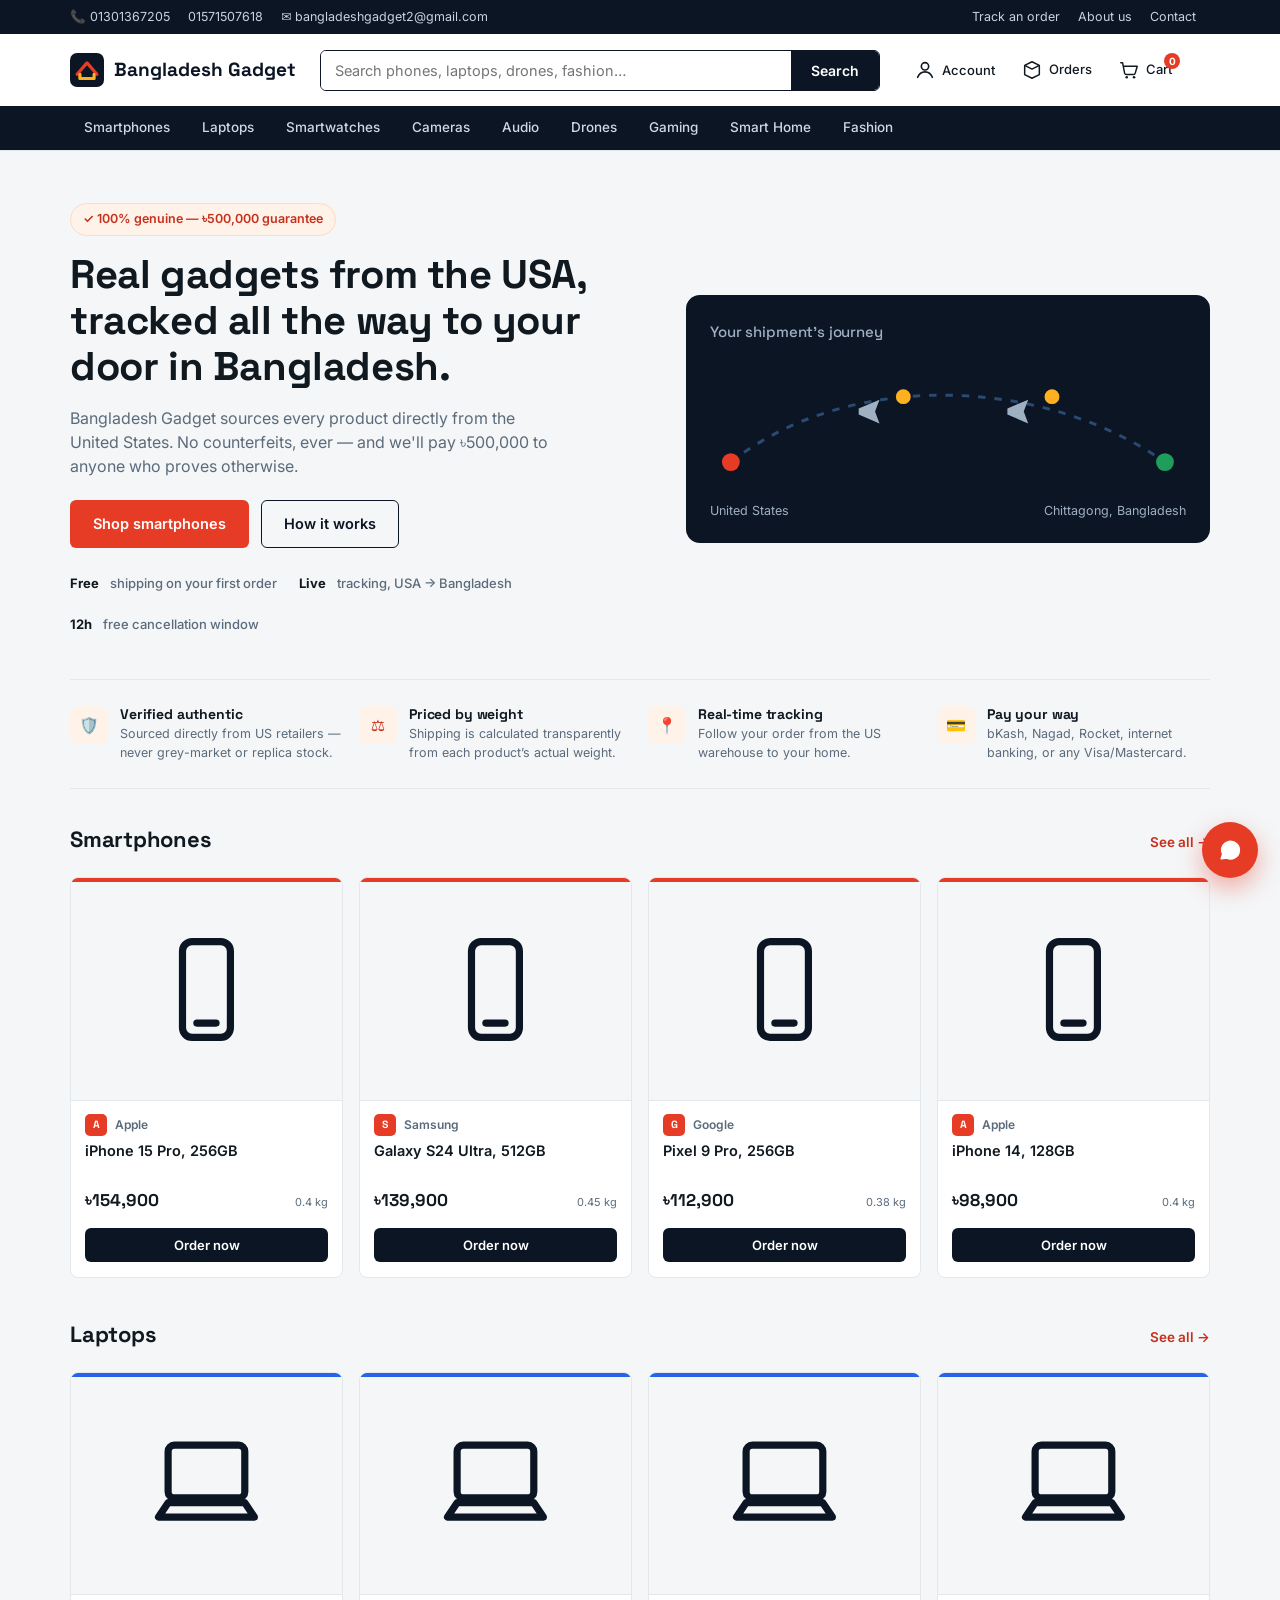
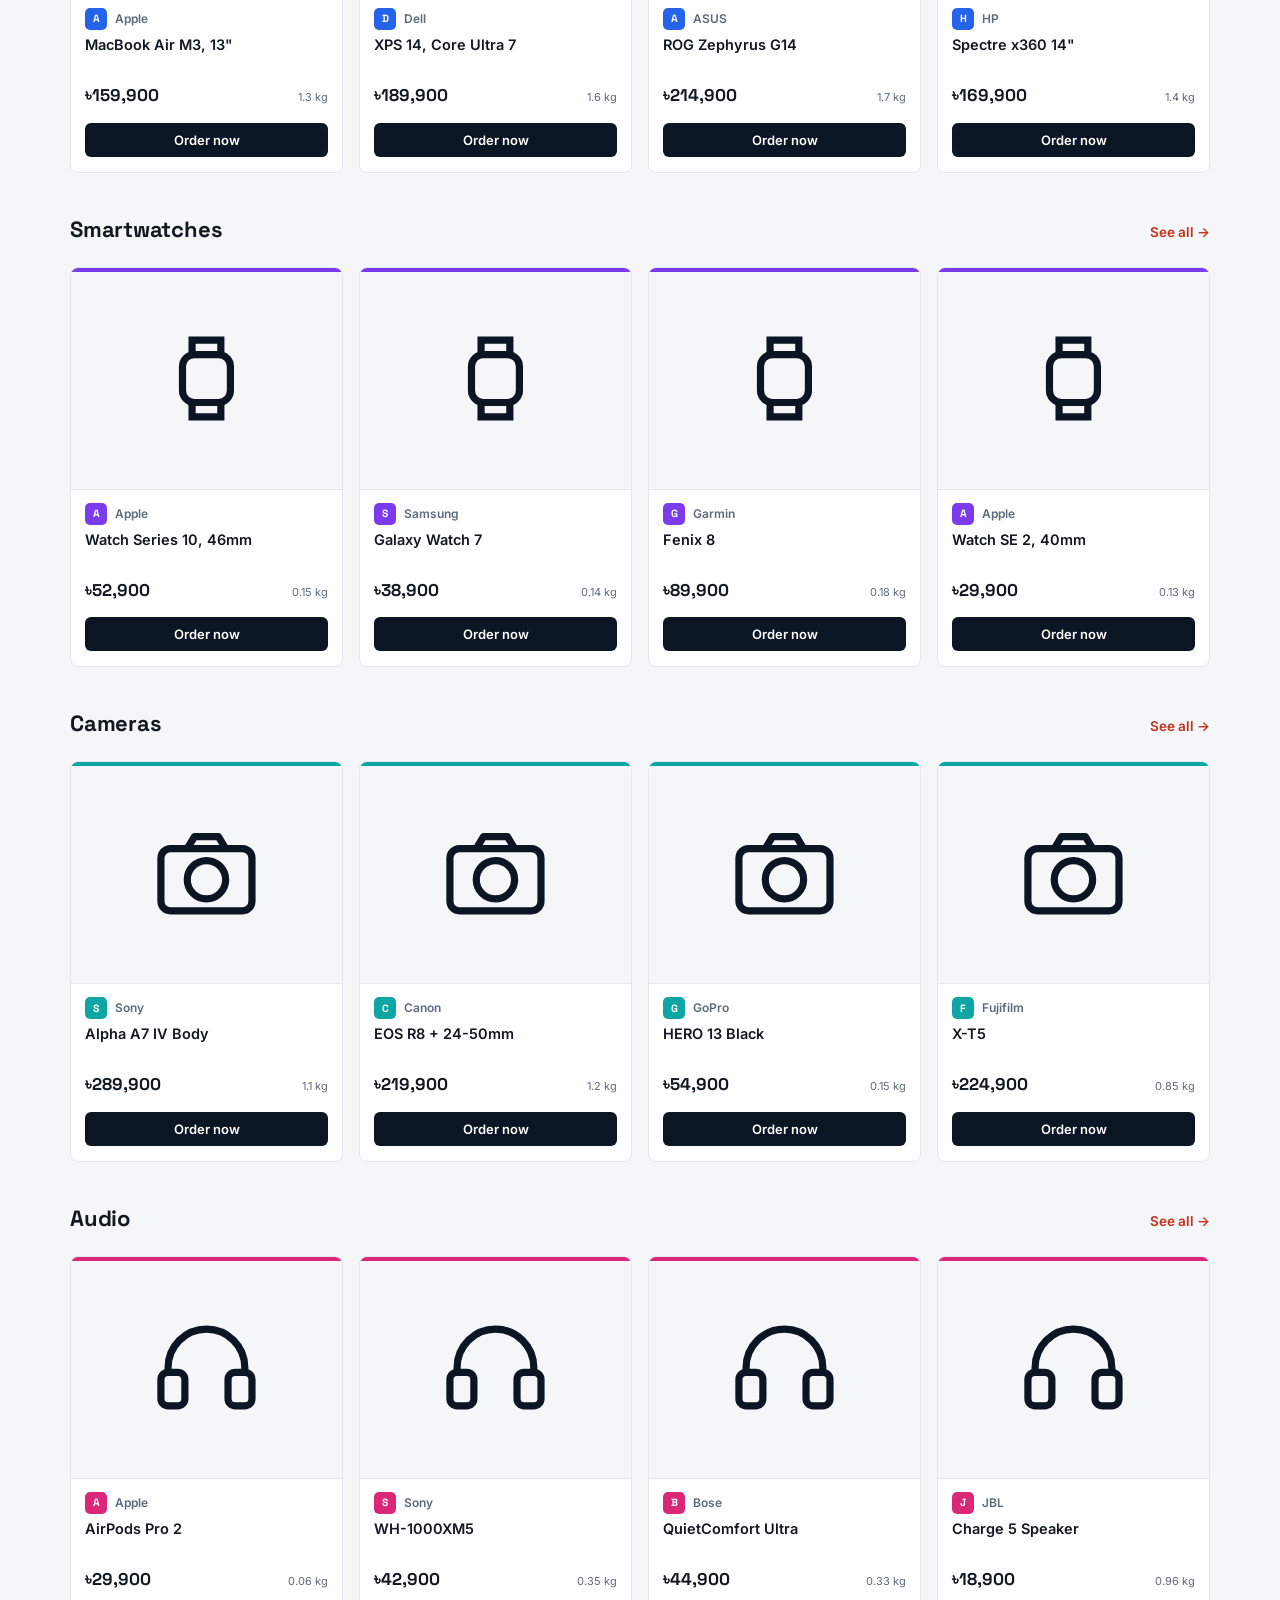
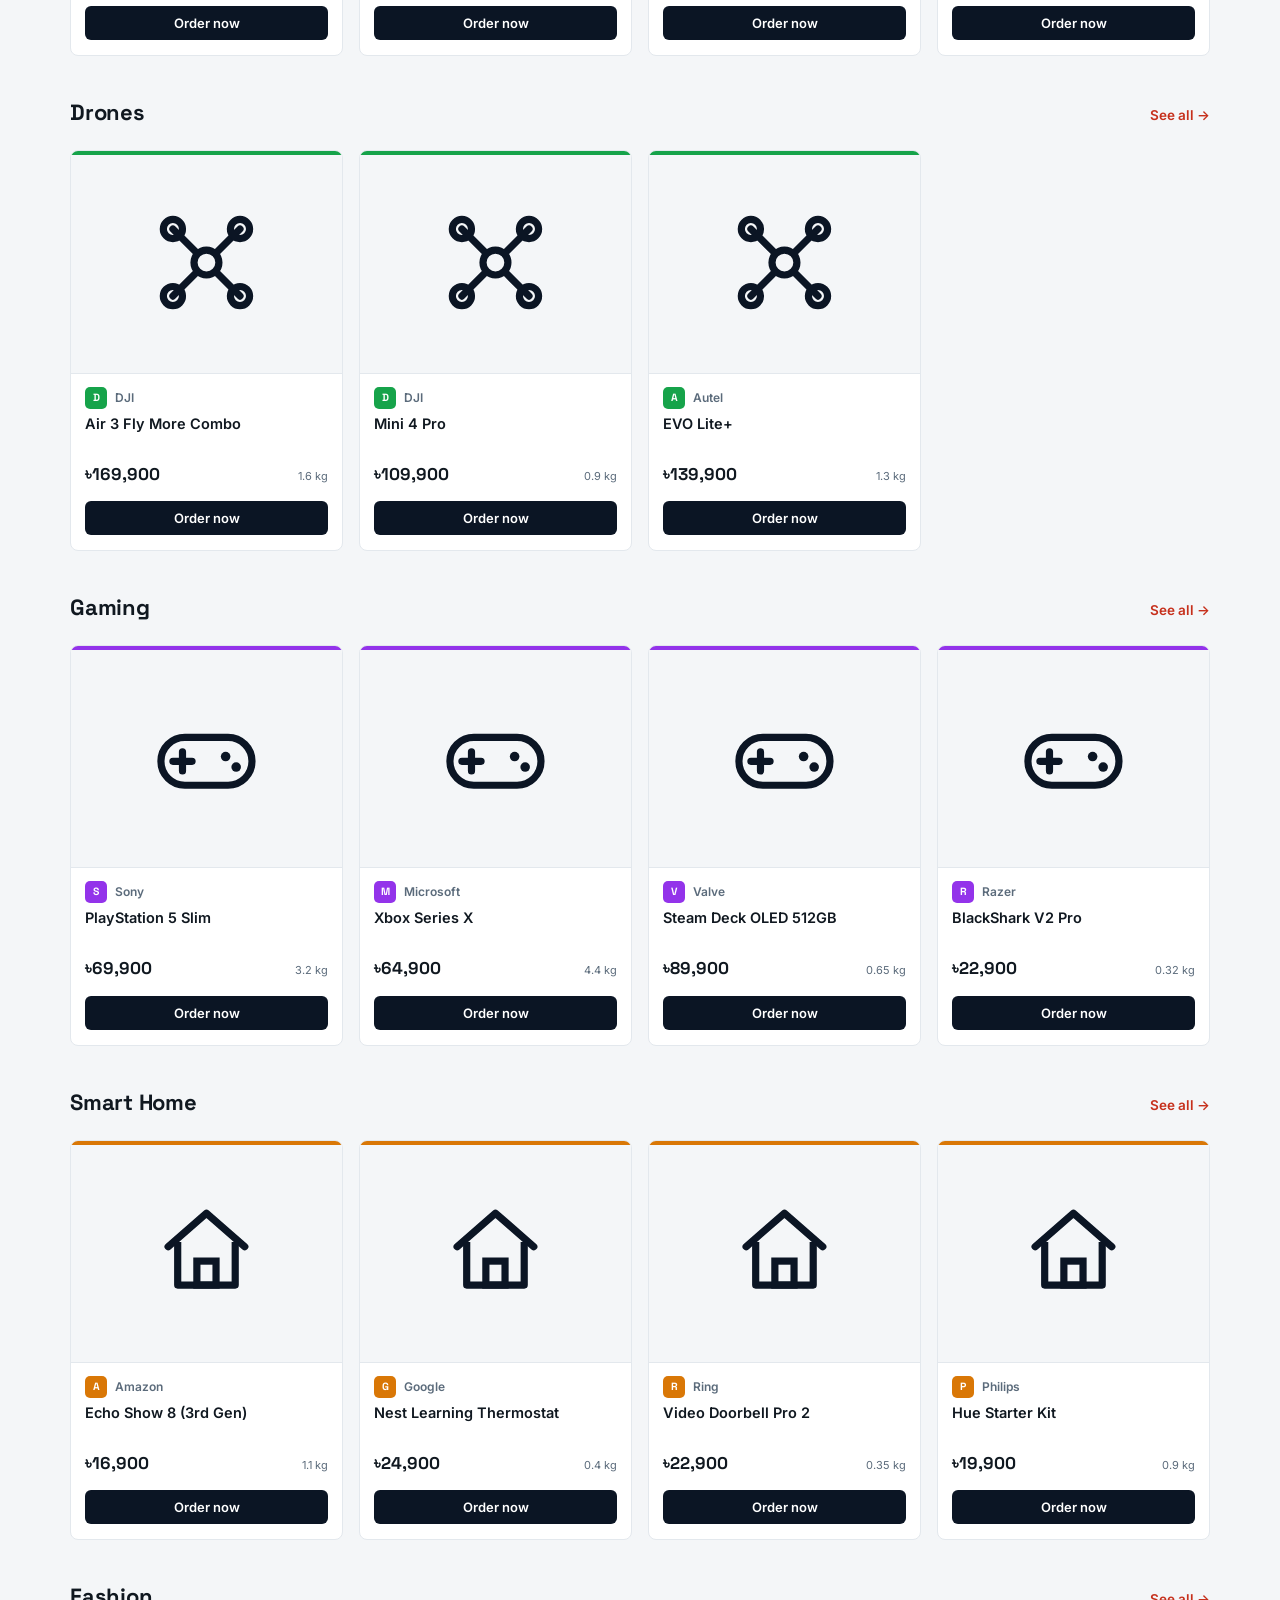
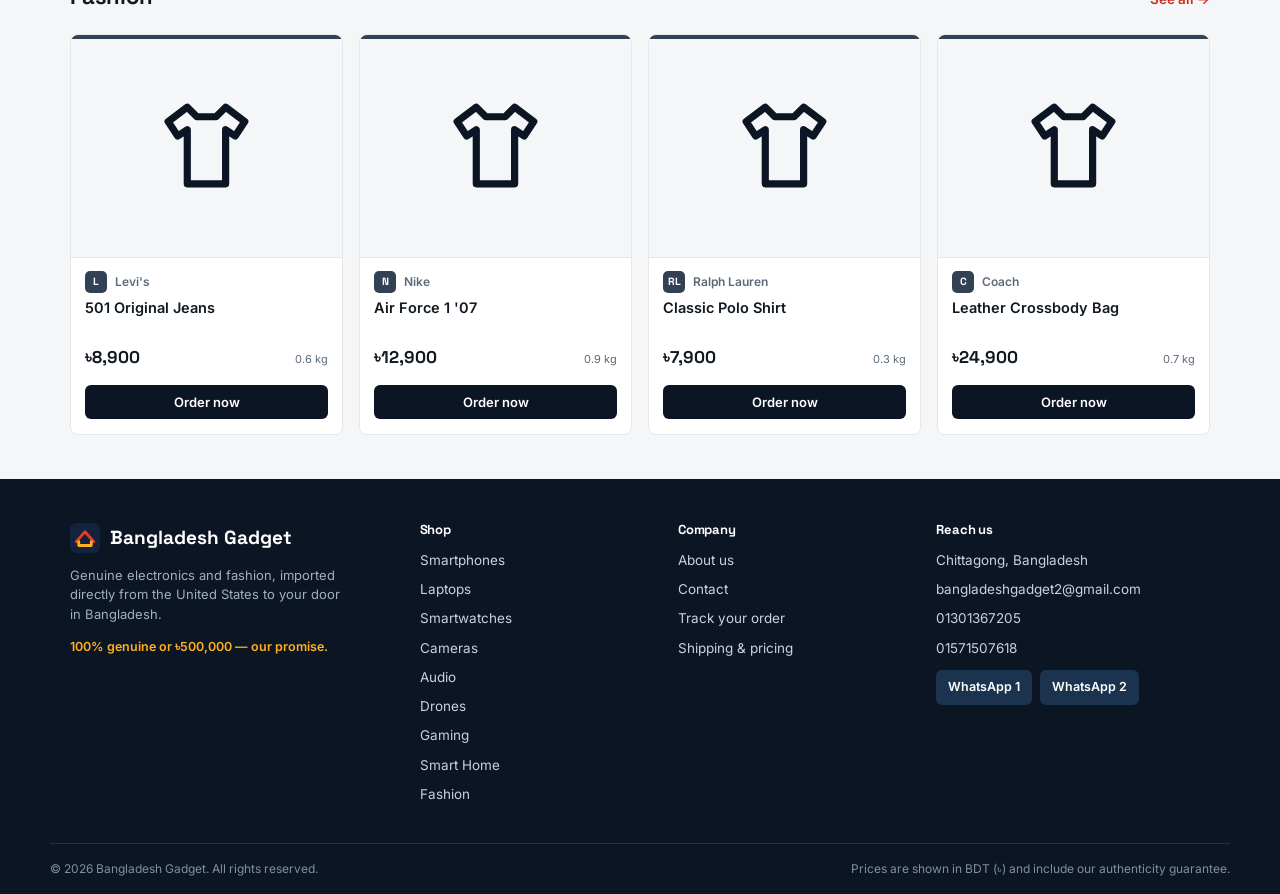
<file: index.html>
<!DOCTYPE html>
<html lang="en">
<head>
<meta charset="UTF-8" />
<meta name="viewport" content="width=device-width, initial-scale=1.0" />
<title>Bangladesh Gadget — Genuine electronics, shipped from the USA</title>
<meta name="description" content="Bangladesh Gadget imports genuine electronics and fashion directly from the United States, with real-time shipment tracking and weight-based pricing." />
<link rel="icon" href="data:image/svg+xml,<svg xmlns=%22http://www.w3.org/2000/svg%22 viewBox=%220 0 100 100%22><rect width=%22100%22 height=%22100%22 rx=%2218%22 fill=%22%230B1524%22/><path d=%22M20 62 L50 30 L80 62%22 stroke=%22%23E63C26%22 stroke-width=%228%22 fill=%22none%22 stroke-linecap=%22round%22 stroke-linejoin=%22round%22/></svg>">
<link rel="preconnect" href="https://fonts.googleapis.com">
<link href="https://fonts.googleapis.com/css2?family=Space+Grotesk:wght@500;600;700&family=Inter:wght@400;500;600;700&display=swap" rel="stylesheet">
<link rel="stylesheet" href="css/style.css">
</head>
<body>

<div id="toast" class="toast" aria-live="polite"></div>

<!-- Utility bar -->
<div class="util-bar">
  <div class="wrap util-inner">
    <div class="util-left">
      <a href="tel:01301367205">📞 01301367205</a>
      <a href="tel:01571507618">01571507618</a>
      <a href="mailto:bangladeshgadget2@gmail.com" class="hide-sm">✉ bangladeshgadget2@gmail.com</a>
    </div>
    <div class="util-right">
      <a href="#/track">Track an order</a>
      <a href="#/about">About us</a>
      <a href="#/contact">Contact</a>
    </div>
  </div>
</div>

<!-- Main header -->
<header class="site-header">
  <div class="wrap header-inner">
    <a href="#/home" class="logo" aria-label="Bangladesh Gadget home">
      <span class="logo-mark" aria-hidden="true">
        <svg viewBox="0 0 48 48" width="34" height="34"><rect width="48" height="48" rx="10" fill="#0B1524"/><path d="M10 30 L24 14 L38 30" stroke="#E63C26" stroke-width="4.5" fill="none" stroke-linecap="round" stroke-linejoin="round"/><path d="M14 30 L14 36 L34 36 L34 30" stroke="#FFB020" stroke-width="4.5" fill="none" stroke-linecap="round" stroke-linejoin="round"/></svg>
      </span>
      <span class="logo-text">Bangladesh Gadget</span>
    </a>

    <form class="search-form" id="searchForm">
      <input type="text" id="searchInput" placeholder="Search phones, laptops, drones, fashion…" autocomplete="off" />
      <button type="submit" aria-label="Search">Search</button>
    </form>

    <div class="header-actions">
      <button class="icon-btn" id="acctBtn" title="Account">
        <svg width="22" height="22" viewBox="0 0 24 24" fill="none"><circle cx="12" cy="8" r="4" stroke="currentColor" stroke-width="1.8"/><path d="M4 20c1.5-4 5-6 8-6s6.5 2 8 6" stroke="currentColor" stroke-width="1.8" stroke-linecap="round"/></svg>
        <span id="acctLabel" class="hide-sm">Account</span>
      </button>
      <a href="#/track" class="icon-btn" title="My orders">
        <svg width="22" height="22" viewBox="0 0 24 24" fill="none"><path d="M4 7l8-4 8 4-8 4-8-4Z" stroke="currentColor" stroke-width="1.6" stroke-linejoin="round"/><path d="M4 7v10l8 4 8-4V7" stroke="currentColor" stroke-width="1.6" stroke-linejoin="round"/></svg>
        <span class="hide-sm">Orders</span>
      </a>
      <a href="#/cart" class="icon-btn" id="cartBtn" title="Cart">
        <svg width="22" height="22" viewBox="0 0 24 24" fill="none"><path d="M3 4h2l2.2 11.4a2 2 0 0 0 2 1.6h7.6a2 2 0 0 0 2-1.6L21 8H6" stroke="currentColor" stroke-width="1.6" stroke-linecap="round" stroke-linejoin="round"/><circle cx="9.5" cy="20" r="1.4" fill="currentColor"/><circle cx="17.5" cy="20" r="1.4" fill="currentColor"/></svg>
        <span class="hide-sm">Cart</span>
        <span class="badge" id="cartCount">0</span>
      </a>
    </div>
  </div>

  <nav class="cat-nav" aria-label="Product categories">
    <div class="wrap cat-nav-inner" id="catNav"></div>
  </nav>
</header>

<main id="view" class="wrap"></main>

<!-- Footer -->
<footer class="site-footer">
  <div class="wrap footer-grid">
    <div>
      <div class="logo footer-logo">
        <span class="logo-mark" aria-hidden="true">
          <svg viewBox="0 0 48 48" width="30" height="30"><rect width="48" height="48" rx="10" fill="#12233b"/><path d="M10 30 L24 14 L38 30" stroke="#E63C26" stroke-width="4.5" fill="none" stroke-linecap="round" stroke-linejoin="round"/><path d="M14 30 L14 36 L34 36 L34 30" stroke="#FFB020" stroke-width="4.5" fill="none" stroke-linecap="round" stroke-linejoin="round"/></svg>
        </span>
        <span class="logo-text light">Bangladesh Gadget</span>
      </div>
      <p class="footer-tag">Genuine electronics and fashion, imported directly from the United States to your door in Bangladesh.</p>
      <div class="trust-mini">100% genuine or ৳500,000 — our promise.</div>
    </div>
    <div>
      <h4>Shop</h4>
      <ul id="footerCats" class="footer-links"></ul>
    </div>
    <div>
      <h4>Company</h4>
      <ul class="footer-links">
        <li><a href="#/about">About us</a></li>
        <li><a href="#/contact">Contact</a></li>
        <li><a href="#/track">Track your order</a></li>
        <li><a href="#/faq">Shipping &amp; pricing</a></li>
      </ul>
    </div>
    <div>
      <h4>Reach us</h4>
      <ul class="footer-links">
        <li>Chittagong, Bangladesh</li>
        <li><a href="mailto:bangladeshgadget2@gmail.com">bangladeshgadget2@gmail.com</a></li>
        <li><a href="tel:01301367205">01301367205</a></li>
        <li><a href="tel:01571507618">01571507618</a></li>
      </ul>
      <div class="wa-row">
        <a class="wa-btn" target="_blank" href="https://wa.me/8801301367205">WhatsApp 1</a>
        <a class="wa-btn" target="_blank" href="https://wa.me/8801571507618">WhatsApp 2</a>
      </div>
    </div>
  </div>
  <div class="wrap footer-bottom">
    <span>© 2026 Bangladesh Gadget. All rights reserved.</span>
    <span>Prices are shown in BDT (৳) and include our authenticity guarantee.</span>
  </div>
</footer>

<!-- Chat widget -->
<button id="chatToggle" class="chat-fab" title="Chat with us">
  <svg width="26" height="26" viewBox="0 0 24 24" fill="none"><path d="M21 12a8 8 0 1 1-3.2-6.4" stroke="currentColor" stroke-width="0"/><path d="M4 20l1.4-4.2A8 8 0 1 1 9 19.3L4 20Z" stroke="currentColor" stroke-width="1.7" fill="#fff" stroke-linejoin="round"/></svg>
</button>
<div id="chatPanel" class="chat-panel hidden">
  <div class="chat-head">
    <span>Chat with Bangladesh Gadget</span>
    <button id="chatClose" aria-label="Close chat">✕</button>
  </div>
  <div class="chat-body" id="chatBody">
    <div class="chat-msg bot">Hi! 👋 Ask us about any product, shipping time, or your order — a team member replies here shortly, or message us directly on WhatsApp.</div>
  </div>
  <div class="chat-wa">
    <a target="_blank" href="https://wa.me/8801301367205">Continue on WhatsApp →</a>
  </div>
  <form id="chatForm" class="chat-input-row">
    <input type="text" id="chatInput" placeholder="Type a message…" autocomplete="off" />
    <button type="submit">Send</button>
  </form>
</div>

<!-- Modal root -->
<div id="modalRoot"></div>

<script src="js/data.js"></script>
<script src="js/app.js"></script>
</body>
</html>
</file>
<file: css/style.css>
:root{
  --navy:#0B1524;
  --navy-2:#12233b;
  --paper:#F4F6F8;
  --ink:#101820;
  --muted:#5B6B7B;
  --signal:#E63C26;
  --signal-dark:#C6301C;
  --gold:#FFB020;
  --line:#E3E8ED;
  --success:#1E9E5A;
  --radius:6px;
  --maxw:1180px;
}

*{box-sizing:border-box;}
html{scroll-behavior:smooth;}
body{
  margin:0;
  background:var(--paper);
  color:var(--ink);
  font-family:'Inter',system-ui,sans-serif;
  line-height:1.5;
  -webkit-font-smoothing:antialiased;
}
h1,h2,h3,h4{
  font-family:'Space Grotesk',system-ui,sans-serif;
  margin:0 0 .4em;
  line-height:1.15;
  letter-spacing:-0.01em;
}
a{color:inherit;text-decoration:none;}
button{font-family:inherit;cursor:pointer;}
ul{list-style:none;margin:0;padding:0;}
img,svg{display:block;max-width:100%;}
.wrap{max-width:var(--maxw);margin:0 auto;padding:0 20px;}
.hide-sm{display:inline;}
:focus-visible{outline:2px solid var(--signal);outline-offset:2px;}
@media (prefers-reduced-motion: reduce){*{animation:none!important;transition:none!important;}}

/* Utility bar */
.util-bar{background:var(--navy);color:#c9d3de;font-size:12.5px;}
.util-inner{display:flex;justify-content:space-between;align-items:center;height:34px;gap:12px;}
.util-left a, .util-right a{color:#c9d3de;margin-right:14px;}
.util-left a:hover, .util-right a:hover{color:#fff;}
.util-right{white-space:nowrap;}

/* Header */
.site-header{background:#fff;border-bottom:1px solid var(--line);position:sticky;top:0;z-index:40;}
.header-inner{display:flex;align-items:center;gap:24px;height:72px;}
.logo{display:flex;align-items:center;gap:10px;flex-shrink:0;}
.logo-text{font-family:'Space Grotesk';font-weight:700;font-size:19px;color:var(--navy);}
.logo-text.light{color:#fff;}
.footer-logo{margin-bottom:10px;}

.search-form{flex:1;display:flex;max-width:560px;border:1.5px solid var(--navy);border-radius:var(--radius);overflow:hidden;}
.search-form input{flex:1;border:0;padding:11px 14px;font-size:14.5px;font-family:inherit;}
.search-form input:focus{outline:none;}
.search-form button{background:var(--navy);color:#fff;border:0;padding:0 20px;font-weight:600;font-size:14px;}
.search-form button:hover{background:var(--navy-2);}

.header-actions{display:flex;align-items:center;gap:6px;flex-shrink:0;}
.icon-btn{position:relative;display:flex;align-items:center;gap:6px;background:none;border:0;color:var(--ink);padding:8px 10px;border-radius:var(--radius);font-size:13px;font-weight:500;}
.icon-btn:hover{background:var(--paper);}
.badge{position:absolute;top:2px;right:2px;background:var(--signal);color:#fff;border-radius:20px;font-size:10px;min-width:16px;height:16px;display:flex;align-items:center;justify-content:center;padding:0 3px;font-weight:700;}

.cat-nav{background:var(--navy);}
.cat-nav-inner{display:flex;gap:4px;overflow-x:auto;scrollbar-width:none;}
.cat-nav-inner::-webkit-scrollbar{display:none;}
.cat-link{white-space:nowrap;color:#cfd8e3;padding:11px 14px;font-size:13.5px;font-weight:500;border-bottom:2px solid transparent;}
.cat-link:hover{color:#fff;}
.cat-link.active{color:#fff;border-color:var(--signal);}

/* Toast */
.toast{position:fixed;top:14px;left:50%;transform:translateX(-50%) translateY(-30px);background:var(--navy);color:#fff;padding:11px 20px;border-radius:8px;font-size:14px;z-index:200;opacity:0;transition:all .25s ease;pointer-events:none;box-shadow:0 8px 24px rgba(0,0,0,.25);}
.toast.show{opacity:1;transform:translateX(-50%) translateY(0);}

/* Hero */
.hero{display:grid;grid-template-columns:1.1fr 1fr;gap:40px;align-items:center;padding:52px 0 44px;}
.hero-badge{display:inline-flex;align-items:center;gap:8px;background:#fff2e9;color:var(--signal-dark);border:1px solid #ffd9c4;padding:6px 12px;border-radius:30px;font-size:12.5px;font-weight:600;margin-bottom:16px;}
.hero h1{font-size:40px;max-width:520px;}
.hero p.lead{color:var(--muted);font-size:16px;max-width:480px;margin-bottom:22px;}
.hero-ctas{display:flex;gap:12px;flex-wrap:wrap;margin-bottom:26px;}
.btn{display:inline-flex;align-items:center;justify-content:center;gap:8px;padding:12px 22px;border-radius:var(--radius);font-weight:600;font-size:14.5px;border:1.5px solid transparent;}
.btn-primary{background:var(--signal);color:#fff;}
.btn-primary:hover{background:var(--signal-dark);}
.btn-outline{border-color:var(--navy);color:var(--navy);}
.btn-outline:hover{background:var(--navy);color:#fff;}
.btn-ghost{color:var(--navy);text-decoration:underline;}
.btn-block{width:100%;}
.btn-sm{padding:8px 14px;font-size:13px;}

.trust-row{display:flex;gap:22px;flex-wrap:wrap;}
.trust-item{display:flex;align-items:center;gap:8px;font-size:13px;color:var(--muted);font-weight:500;}
.trust-item strong{color:var(--ink);}

/* route illustration */
.route-card{background:var(--navy);border-radius:14px;padding:28px 24px 22px;color:#fff;position:relative;overflow:hidden;}
.route-card h3{font-size:15px;color:#9fb0c3;font-weight:500;margin-bottom:18px;}
.route-svg{width:100%;height:auto;}
.route-caption{display:flex;justify-content:space-between;margin-top:10px;font-size:12.5px;color:#9fb0c3;}

/* Trust strip */
.trust-strip{display:grid;grid-template-columns:repeat(4,1fr);gap:16px;padding:26px 0;border-top:1px solid var(--line);border-bottom:1px solid var(--line);margin-bottom:38px;}
.trust-card{display:flex;gap:12px;align-items:flex-start;}
.trust-card .ico{flex-shrink:0;width:38px;height:38px;border-radius:9px;background:#fff2e9;display:flex;align-items:center;justify-content:center;color:var(--signal-dark);}
.trust-card h4{font-size:14px;margin-bottom:3px;}
.trust-card p{margin:0;font-size:12.5px;color:var(--muted);}

/* Section headers */
.section-head{display:flex;justify-content:space-between;align-items:baseline;margin-bottom:16px;}
.section-head h2{font-size:22px;}
.section-head a{font-size:13.5px;font-weight:600;color:var(--signal-dark);}
.cat-section{margin-bottom:44px;}

/* Product grid & cards */
.grid{display:grid;grid-template-columns:repeat(4,1fr);gap:16px;}
@media (max-width:980px){.grid{grid-template-columns:repeat(3,1fr);}}
@media (max-width:700px){.grid{grid-template-columns:repeat(2,1fr);}}

.product-card{background:#fff;border:1px solid var(--line);border-radius:8px;overflow:hidden;display:flex;flex-direction:column;transition:box-shadow .15s ease, transform .15s ease;}
.product-card:hover{box-shadow:0 10px 24px rgba(11,21,36,.08);transform:translateY(-2px);}
.card-media{aspect-ratio:1/0.82;background:var(--paper);display:flex;align-items:center;justify-content:center;position:relative;border-bottom:1px solid var(--line);}
.card-media svg{width:52%;height:52%;color:var(--navy);}
.card-cat-accent{position:absolute;top:0;left:0;right:0;height:4px;}
.card-body{padding:13px 14px 15px;display:flex;flex-direction:column;gap:6px;flex:1;}
.brand-row{display:flex;align-items:center;gap:8px;}
.brand-logo{width:22px;height:22px;border-radius:5px;display:flex;align-items:center;justify-content:center;font-family:'Space Grotesk';font-weight:700;font-size:10.5px;color:#fff;flex-shrink:0;}
.brand-name{font-size:12px;font-weight:600;color:var(--muted);}
.card-model{font-size:14.5px;font-weight:600;line-height:1.3;min-height:2.4em;}
.card-price-row{display:flex;align-items:baseline;justify-content:space-between;margin-top:auto;padding-top:6px;}
.price{font-family:'Space Grotesk';font-weight:700;font-size:17px;color:var(--ink);}
.price small{font-size:11px;color:var(--muted);font-weight:500;margin-left:3px;}
.weight-tag{font-size:11px;color:var(--muted);}
.card-cta{margin-top:8px;background:var(--navy);color:#fff;border:0;padding:9px;border-radius:6px;font-weight:600;font-size:13px;}
.card-cta:hover{background:var(--signal);}

/* Product detail */
.product-detail{display:grid;grid-template-columns:1fr 1fr;gap:40px;padding:34px 0 50px;}
@media (max-width:800px){.product-detail{grid-template-columns:1fr;}}
.pd-media{background:#fff;border:1px solid var(--line);border-radius:12px;display:flex;align-items:center;justify-content:center;aspect-ratio:1/1;}
.pd-media svg{width:44%;height:44%;color:var(--navy);}
.pd-info h1{font-size:26px;margin-bottom:6px;}
.pd-brand{display:flex;align-items:center;gap:10px;margin-bottom:14px;}
.pd-price{font-family:'Space Grotesk';font-size:30px;font-weight:700;margin:14px 0 4px;}
.pd-meta{font-size:13px;color:var(--muted);margin-bottom:18px;}
.pd-note{background:#fff8ec;border:1px solid #ffe3ad;color:#7a5b0a;font-size:13px;padding:12px 14px;border-radius:8px;margin-bottom:20px;}
.qty-row{display:flex;align-items:center;gap:14px;margin-bottom:22px;}
.qty-ctrl{display:flex;align-items:center;border:1.5px solid var(--line);border-radius:8px;overflow:hidden;}
.qty-ctrl button{width:38px;height:38px;border:0;background:#fff;font-size:18px;font-weight:600;}
.qty-ctrl button:hover{background:var(--paper);}
.qty-ctrl span{width:42px;text-align:center;font-weight:600;}
.pd-features{margin:20px 0;padding:0;}
.pd-features li{display:flex;gap:8px;font-size:13.5px;color:var(--ink);margin-bottom:8px;}
.pd-features li:before{content:"✓";color:var(--success);font-weight:700;}

/* Forms / modals */
.modal-overlay{position:fixed;inset:0;background:rgba(11,21,36,.55);display:flex;align-items:center;justify-content:center;z-index:100;padding:16px;}
.modal-card{background:#fff;border-radius:12px;max-width:480px;width:100%;max-height:88vh;overflow-y:auto;padding:26px 26px 22px;position:relative;}
.modal-card.wide{max-width:640px;}
.modal-close{position:absolute;top:14px;right:14px;background:none;border:0;font-size:18px;color:var(--muted);}
.modal-card h2{font-size:20px;margin-bottom:4px;}
.modal-sub{color:var(--muted);font-size:13px;margin-bottom:18px;}
.field{margin-bottom:14px;}
.field label{display:block;font-size:12.5px;font-weight:600;margin-bottom:5px;color:var(--ink);}
.field input, .field select, .field textarea{width:100%;border:1.5px solid var(--line);border-radius:7px;padding:10px 12px;font-size:14px;font-family:inherit;}
.field input:focus, .field select:focus, .field textarea:focus{outline:none;border-color:var(--navy);}
.field-row{display:flex;gap:12px;}
.field-row .field{flex:1;}

.pay-options{display:grid;grid-template-columns:1fr 1fr;gap:10px;margin-bottom:16px;}
.pay-opt{border:1.5px solid var(--line);border-radius:8px;padding:10px 12px;display:flex;align-items:center;gap:8px;font-size:13px;font-weight:600;cursor:pointer;}
.pay-opt input{margin:0;}
.pay-opt.checked{border-color:var(--navy);background:#f3f6fb;}
.pay-group-label{font-size:11.5px;text-transform:none;color:var(--muted);margin:14px 0 8px;font-weight:600;}

.summary-row{display:flex;justify-content:space-between;font-size:13.5px;padding:6px 0;color:var(--muted);}
.summary-row.total{color:var(--ink);font-weight:700;font-size:15px;border-top:1px solid var(--line);margin-top:6px;padding-top:10px;}
.free-tag{color:var(--success);font-weight:700;}

/* Tracking */
.timeline{margin:24px 0;}
.tl-item{display:flex;gap:14px;position:relative;padding-bottom:26px;}
.tl-item:last-child{padding-bottom:0;}
.tl-dot{width:26px;height:26px;border-radius:50%;background:var(--line);color:#fff;display:flex;align-items:center;justify-content:center;font-size:12px;font-weight:700;flex-shrink:0;position:relative;z-index:1;}
.tl-item.done .tl-dot{background:var(--success);}
.tl-item.current .tl-dot{background:var(--signal);}
.tl-item:not(:last-child):after{content:"";position:absolute;left:12.5px;top:26px;bottom:0;width:2px;background:var(--line);}
.tl-item.done:not(:last-child):after{background:var(--success);}
.tl-title{font-weight:600;font-size:14px;}
.tl-sub{font-size:12.5px;color:var(--muted);}

.order-card{border:1px solid var(--line);border-radius:10px;padding:16px 18px;margin-bottom:14px;background:#fff;}
.order-head{display:flex;justify-content:space-between;align-items:center;margin-bottom:8px;flex-wrap:wrap;gap:6px;}
.status-pill{font-size:11.5px;font-weight:700;padding:4px 10px;border-radius:20px;background:#eef2f6;color:var(--muted);}
.status-pill.active{background:#fff2e9;color:var(--signal-dark);}
.status-pill.delivered{background:#e7f7ee;color:var(--success);}

/* About / static pages */
.page-hero{padding:40px 0 10px;}
.page-hero h1{font-size:30px;}
.prose{max-width:720px;font-size:15.5px;color:#2a3542;}
.prose p{margin:0 0 16px;}
.callout{background:var(--navy);color:#fff;border-radius:12px;padding:22px 24px;margin:26px 0;}
.callout h3{font-size:16px;color:var(--gold);margin-bottom:8px;}
.guarantee-banner{display:flex;align-items:center;gap:16px;background:#fff2e9;border:1px solid #ffd9c4;border-radius:12px;padding:18px 22px;margin:24px 0;}
.guarantee-banner .amt{font-family:'Space Grotesk';font-size:24px;font-weight:700;color:var(--signal-dark);}

.two-col{display:grid;grid-template-columns:1fr 1fr;gap:30px;padding:30px 0 50px;}
@media (max-width:760px){.two-col{grid-template-columns:1fr;}}
.contact-card{border:1px solid var(--line);border-radius:10px;padding:20px;background:#fff;margin-bottom:14px;}
.contact-card h4{font-size:13px;color:var(--muted);margin-bottom:4px;}
.contact-card p{margin:0;font-size:15px;font-weight:600;}

/* Footer */
.site-footer{background:var(--navy);color:#c9d3de;margin-top:40px;padding-top:44px;}
.footer-grid{display:grid;grid-template-columns:1.4fr 1fr 1fr 1.2fr;gap:30px;padding-bottom:30px;}
@media (max-width:800px){.footer-grid{grid-template-columns:1fr 1fr;}}
.footer-grid h4{color:#fff;font-size:13px;margin-bottom:12px;}
.footer-links li{margin-bottom:9px;font-size:13.5px;}
.footer-links a:hover{color:#fff;}
.footer-tag{font-size:13px;color:#9fb0c3;max-width:280px;margin-bottom:14px;}
.trust-mini{font-size:12.5px;color:var(--gold);font-weight:600;}
.wa-row{display:flex;gap:8px;margin-top:12px;}
.wa-btn{background:#1c3350;color:#fff;padding:8px 12px;border-radius:6px;font-size:12.5px;font-weight:600;}
.wa-btn:hover{background:#25405f;}
.footer-bottom{border-top:1px solid #1c3350;padding:16px 0;display:flex;justify-content:space-between;font-size:12px;color:#7f90a3;flex-wrap:wrap;gap:6px;}

/* Chat */
.chat-fab{position:fixed;bottom:22px;right:22px;width:56px;height:56px;border-radius:50%;background:var(--signal);border:0;color:#fff;display:flex;align-items:center;justify-content:center;box-shadow:0 10px 24px rgba(230,60,38,.4);z-index:90;}
.chat-fab:hover{background:var(--signal-dark);}
.chat-panel{position:fixed;bottom:90px;right:22px;width:320px;max-width:90vw;background:#fff;border-radius:12px;box-shadow:0 20px 50px rgba(0,0,0,.25);z-index:91;display:flex;flex-direction:column;overflow:hidden;border:1px solid var(--line);}
.chat-panel.hidden{display:none;}
.chat-head{background:var(--navy);color:#fff;padding:12px 14px;display:flex;justify-content:space-between;align-items:center;font-weight:600;font-size:14px;}
.chat-head button{background:none;border:0;color:#fff;font-size:15px;}
.chat-body{padding:12px 14px;height:180px;overflow-y:auto;display:flex;flex-direction:column;gap:8px;background:#fafbfc;}
.chat-msg{font-size:13px;padding:8px 11px;border-radius:10px;max-width:85%;}
.chat-msg.bot{background:#eef2f6;align-self:flex-start;}
.chat-msg.user{background:var(--navy);color:#fff;align-self:flex-end;}
.chat-wa{padding:8px 14px;border-top:1px solid var(--line);font-size:12.5px;}
.chat-wa a{color:var(--signal-dark);font-weight:600;}
.chat-input-row{display:flex;border-top:1px solid var(--line);}
.chat-input-row input{flex:1;border:0;padding:10px 12px;font-size:13px;}
.chat-input-row input:focus{outline:none;}
.chat-input-row button{background:var(--navy);color:#fff;border:0;padding:0 16px;font-weight:600;font-size:13px;}

.empty-state{text-align:center;padding:60px 20px;color:var(--muted);}
.empty-state h3{color:var(--ink);margin-bottom:8px;}

@media (max-width:640px){
  .hide-sm{display:none;}
  .hero{grid-template-columns:1fr;padding:30px 0;}
  .hero h1{font-size:30px;}
  .trust-strip{grid-template-columns:1fr 1fr;}
  .util-left a:nth-child(3){display:none;}
}
</file>
